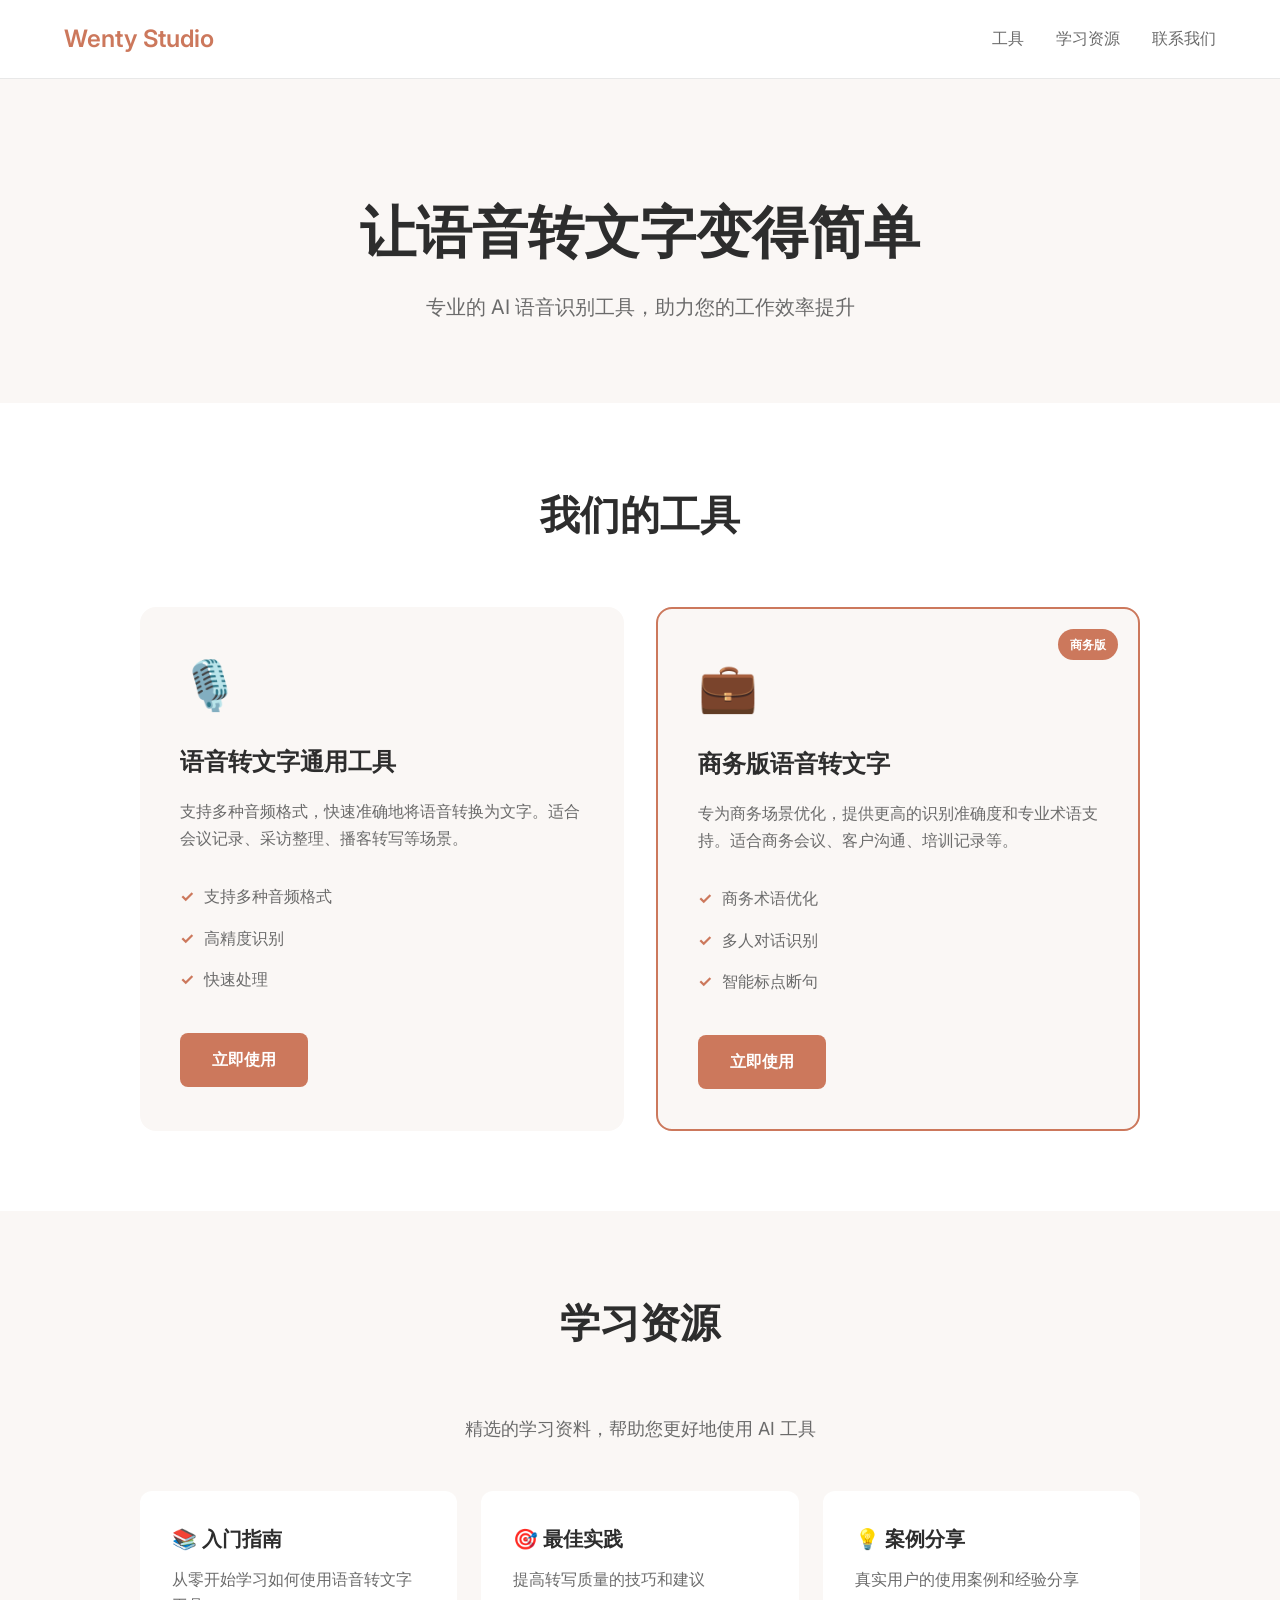
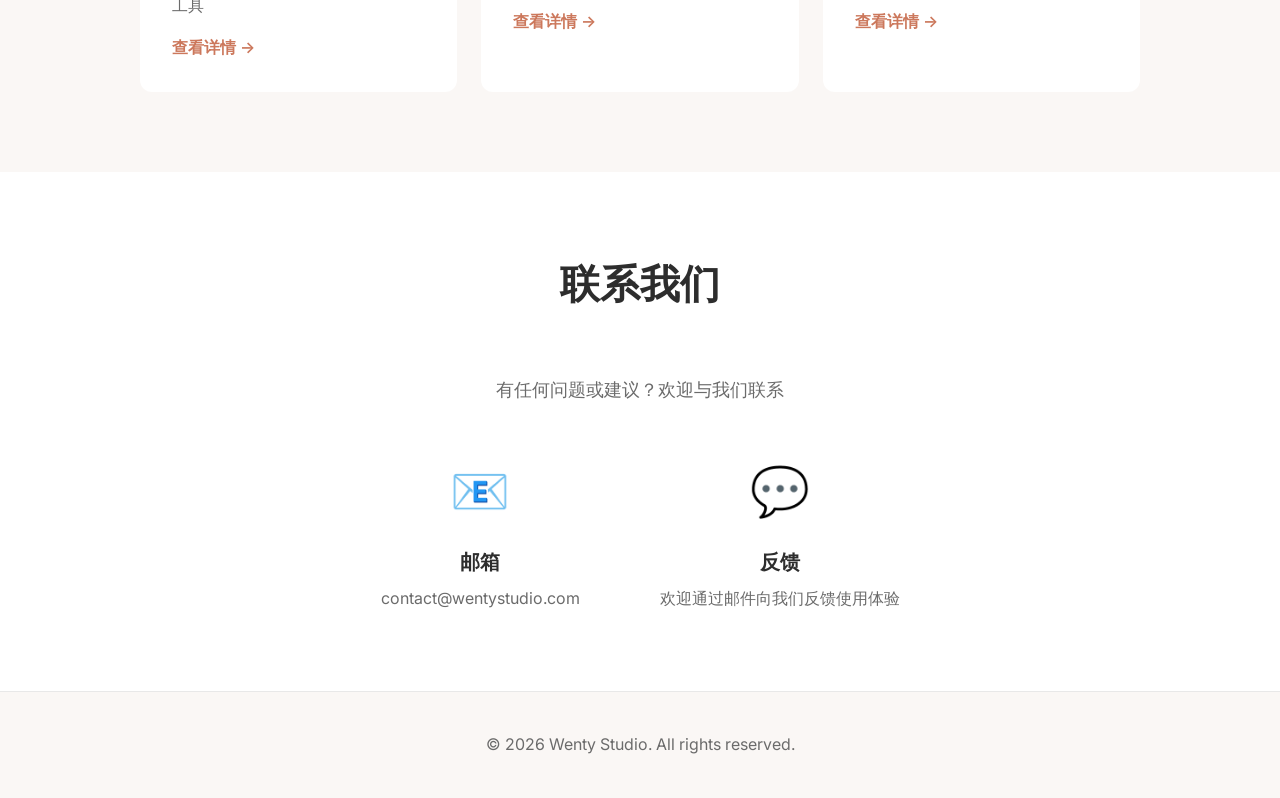
<file: index.html>
<!DOCTYPE html>
<html lang="zh-CN">
<head>
    <meta charset="UTF-8">
    <meta name="viewport" content="width=device-width, initial-scale=1.0">
    <title>Wenty Studio - AI 语音工具与学习资源</title>
    <link rel="stylesheet" href="styles.css">
</head>
<body>
    <!-- 导航栏 -->
    <nav class="navbar">
        <div class="container">
            <div class="logo">Wenty Studio</div>
            <div class="nav-links">
                <a href="#tools">工具</a>
                <a href="#resources">学习资源</a>
                <a href="#contact">联系我们</a>
            </div>
        </div>
    </nav>

    <!-- 首页横幅 -->
    <section class="hero">
        <div class="container">
            <h1>让语音转文字变得简单</h1>
            <p class="subtitle">专业的 AI 语音识别工具，助力您的工作效率提升</p>
        </div>
    </section>

    <!-- 工具展示区 -->
    <section id="tools" class="tools-section">
        <div class="container">
            <h2 class="section-title">我们的工具</h2>

            <div class="tools-grid">
                <!-- 通用语音转文字工具 -->
                <div class="tool-card">
                    <div class="tool-icon">🎙️</div>
                    <h3>语音转文字通用工具</h3>
                    <p>支持多种音频格式，快速准确地将语音转换为文字。适合会议记录、采访整理、播客转写等场景。</p>
                    <ul class="feature-list">
                        <li>支持多种音频格式</li>
                        <li>高精度识别</li>
                        <li>快速处理</li>
                    </ul>
                    <a href="https://audio.wentystudio.com" class="btn btn-primary" target="_blank">立即使用</a>
                </div>

                <!-- 商务版语音转文字 -->
                <div class="tool-card featured">
                    <div class="badge">商务版</div>
                    <div class="tool-icon">💼</div>
                    <h3>商务版语音转文字</h3>
                    <p>专为商务场景优化，提供更高的识别准确度和专业术语支持。适合商务会议、客户沟通、培训记录等。</p>
                    <ul class="feature-list">
                        <li>商务术语优化</li>
                        <li>多人对话识别</li>
                        <li>智能标点断句</li>
                    </ul>
                    <a href="https://business.wentystudio.com" class="btn btn-primary" target="_blank">立即使用</a>
                </div>
            </div>
        </div>
    </section>

    <!-- 学习资源区 -->
    <section id="resources" class="resources-section">
        <div class="container">
            <h2 class="section-title">学习资源</h2>
            <p class="section-description">精选的学习资料，帮助您更好地使用 AI 工具</p>

            <div class="resources-grid">
                <div class="resource-card">
                    <h3>📚 入门指南</h3>
                    <p>从零开始学习如何使用语音转文字工具</p>
                    <a href="#" class="link">查看详情 →</a>
                </div>

                <div class="resource-card">
                    <h3>🎯 最佳实践</h3>
                    <p>提高转写质量的技巧和建议</p>
                    <a href="#" class="link">查看详情 →</a>
                </div>

                <div class="resource-card">
                    <h3>💡 案例分享</h3>
                    <p>真实用户的使用案例和经验分享</p>
                    <a href="#" class="link">查看详情 →</a>
                </div>
            </div>
        </div>
    </section>

    <!-- 联系我们区 -->
    <section id="contact" class="contact-section">
        <div class="container">
            <h2 class="section-title">联系我们</h2>
            <p class="section-description">有任何问题或建议？欢迎与我们联系</p>

            <div class="contact-info">
                <div class="contact-item">
                    <div class="contact-icon">📧</div>
                    <h3>邮箱</h3>
                    <p>contact@wentystudio.com</p>
                </div>

                <div class="contact-item">
                    <div class="contact-icon">💬</div>
                    <h3>反馈</h3>
                    <p>欢迎通过邮件向我们反馈使用体验</p>
                </div>
            </div>
        </div>
    </section>

    <!-- 页脚 -->
    <footer class="footer">
        <div class="container">
            <p>&copy; 2026 Wenty Studio. All rights reserved.</p>
        </div>
    </footer>
</body>
</html>
</file>
<file: styles.css>
/* 引入字体 */
@import url('https://fonts.googleapis.com/css2?family=Inter:wght@400;500;600;700&display=swap');

/* Anthropic 风格配色 */
:root {
    --cream: #FAF7F5;
    --warm-brown: #CC785C;
    --dark-brown: #8B5A3C;
    --text-primary: #2D2D2D;
    --text-secondary: #6B6B6B;
    --white: #FFFFFF;
    --light-gray: #F5F5F5;
    --border-color: #E8E8E8;
}

* {
    margin: 0;
    padding: 0;
    box-sizing: border-box;
}

body {
    font-family: 'Inter', -apple-system, BlinkMacSystemFont, 'Segoe UI', 'Roboto', 'Helvetica', 'Arial', sans-serif;
    background-color: var(--cream);
    color: var(--text-primary);
    line-height: 1.6;
    font-feature-settings: 'liga' 1, 'calt' 1;
    -webkit-font-smoothing: antialiased;
    -moz-osx-font-smoothing: grayscale;
}

.container {
    max-width: 1200px;
    margin: 0 auto;
    padding: 0 24px;
}

/* 导航栏 */
.navbar {
    background-color: var(--white);
    border-bottom: 1px solid var(--border-color);
    padding: 20px 0;
    position: sticky;
    top: 0;
    z-index: 100;
}

.navbar .container {
    display: flex;
    justify-content: space-between;
    align-items: center;
}

.logo {
    font-size: 24px;
    font-weight: 600;
    color: var(--warm-brown);
}

.nav-links {
    display: flex;
    gap: 32px;
}

.nav-links a {
    color: var(--text-secondary);
    text-decoration: none;
    font-weight: 500;
    transition: color 0.3s;
}

.nav-links a:hover {
    color: var(--warm-brown);
}

/* 首页横幅 */
.hero {
    padding: 120px 0 80px;
    text-align: center;
}

.hero h1 {
    font-size: 56px;
    font-weight: 700;
    color: var(--text-primary);
    margin-bottom: 24px;
    line-height: 1.2;
}

.subtitle {
    font-size: 20px;
    color: var(--text-secondary);
    max-width: 600px;
    margin: 0 auto;
}

/* 工具展示区 */
.tools-section {
    padding: 80px 0;
    background-color: var(--white);
}

.section-title {
    font-size: 40px;
    font-weight: 700;
    text-align: center;
    margin-bottom: 60px;
    color: var(--text-primary);
}

.tools-grid {
    display: grid;
    grid-template-columns: repeat(auto-fit, minmax(400px, 1fr));
    gap: 32px;
    max-width: 1000px;
    margin: 0 auto;
}

.tool-card {
    background: var(--cream);
    border-radius: 16px;
    padding: 40px;
    position: relative;
    transition: transform 0.3s, box-shadow 0.3s;
}

.tool-card:hover {
    transform: translateY(-4px);
    box-shadow: 0 12px 24px rgba(0, 0, 0, 0.08);
}

.tool-card.featured {
    border: 2px solid var(--warm-brown);
}

.badge {
    position: absolute;
    top: 20px;
    right: 20px;
    background: var(--warm-brown);
    color: var(--white);
    padding: 6px 12px;
    border-radius: 20px;
    font-size: 12px;
    font-weight: 600;
}

.tool-icon {
    font-size: 48px;
    margin-bottom: 20px;
}

.tool-card h3 {
    font-size: 24px;
    font-weight: 600;
    margin-bottom: 16px;
    color: var(--text-primary);
}

.tool-card p {
    color: var(--text-secondary);
    margin-bottom: 24px;
    line-height: 1.7;
}

.feature-list {
    list-style: none;
    margin-bottom: 32px;
}

.feature-list li {
    padding: 8px 0;
    color: var(--text-secondary);
    position: relative;
    padding-left: 24px;
}

.feature-list li:before {
    content: "✓";
    position: absolute;
    left: 0;
    color: var(--warm-brown);
    font-weight: bold;
}

/* 按钮 */
.btn {
    display: inline-block;
    padding: 14px 32px;
    border-radius: 8px;
    text-decoration: none;
    font-weight: 600;
    transition: all 0.3s;
    border: none;
    cursor: pointer;
}

.btn-primary {
    background-color: var(--warm-brown);
    color: var(--white);
}

.btn-primary:hover {
    background-color: var(--dark-brown);
    transform: translateY(-2px);
    box-shadow: 0 4px 12px rgba(204, 120, 92, 0.3);
}

/* 学习资源区 */
.resources-section {
    padding: 80px 0;
    background-color: var(--cream);
}

.section-description {
    text-align: center;
    color: var(--text-secondary);
    font-size: 18px;
    margin-bottom: 48px;
}

.resources-grid {
    display: grid;
    grid-template-columns: repeat(auto-fit, minmax(300px, 1fr));
    gap: 24px;
    max-width: 1000px;
    margin: 0 auto;
}

.resource-card {
    background: var(--white);
    border-radius: 12px;
    padding: 32px;
    transition: transform 0.3s;
}

.resource-card:hover {
    transform: translateY(-4px);
}

.resource-card h3 {
    font-size: 20px;
    margin-bottom: 12px;
    color: var(--text-primary);
}

.resource-card p {
    color: var(--text-secondary);
    margin-bottom: 16px;
}

.link {
    color: var(--warm-brown);
    text-decoration: none;
    font-weight: 600;
    transition: color 0.3s;
}

.link:hover {
    color: var(--dark-brown);
}

/* 联系我们区 */
.contact-section {
    padding: 80px 0;
    background-color: var(--white);
}

.contact-info {
    display: flex;
    justify-content: center;
    gap: 80px;
    margin-top: 48px;
    flex-wrap: wrap;
}

.contact-item {
    text-align: center;
    max-width: 300px;
}

.contact-icon {
    font-size: 48px;
    margin-bottom: 16px;
}

.contact-item h3 {
    font-size: 20px;
    margin-bottom: 8px;
    color: var(--text-primary);
}

.contact-item p {
    color: var(--text-secondary);
}

/* 页脚 */
.footer {
    background-color: var(--cream);
    padding: 40px 0;
    text-align: center;
    border-top: 1px solid var(--border-color);
}

.footer p {
    color: var(--text-secondary);
}

/* 响应式设计 */
@media (max-width: 768px) {
    .hero h1 {
        font-size: 36px;
    }

    .tools-grid {
        grid-template-columns: 1fr;
    }

    .nav-links {
        gap: 16px;
    }

    .contact-info {
        flex-direction: column;
        gap: 40px;
    }
}
</file>
